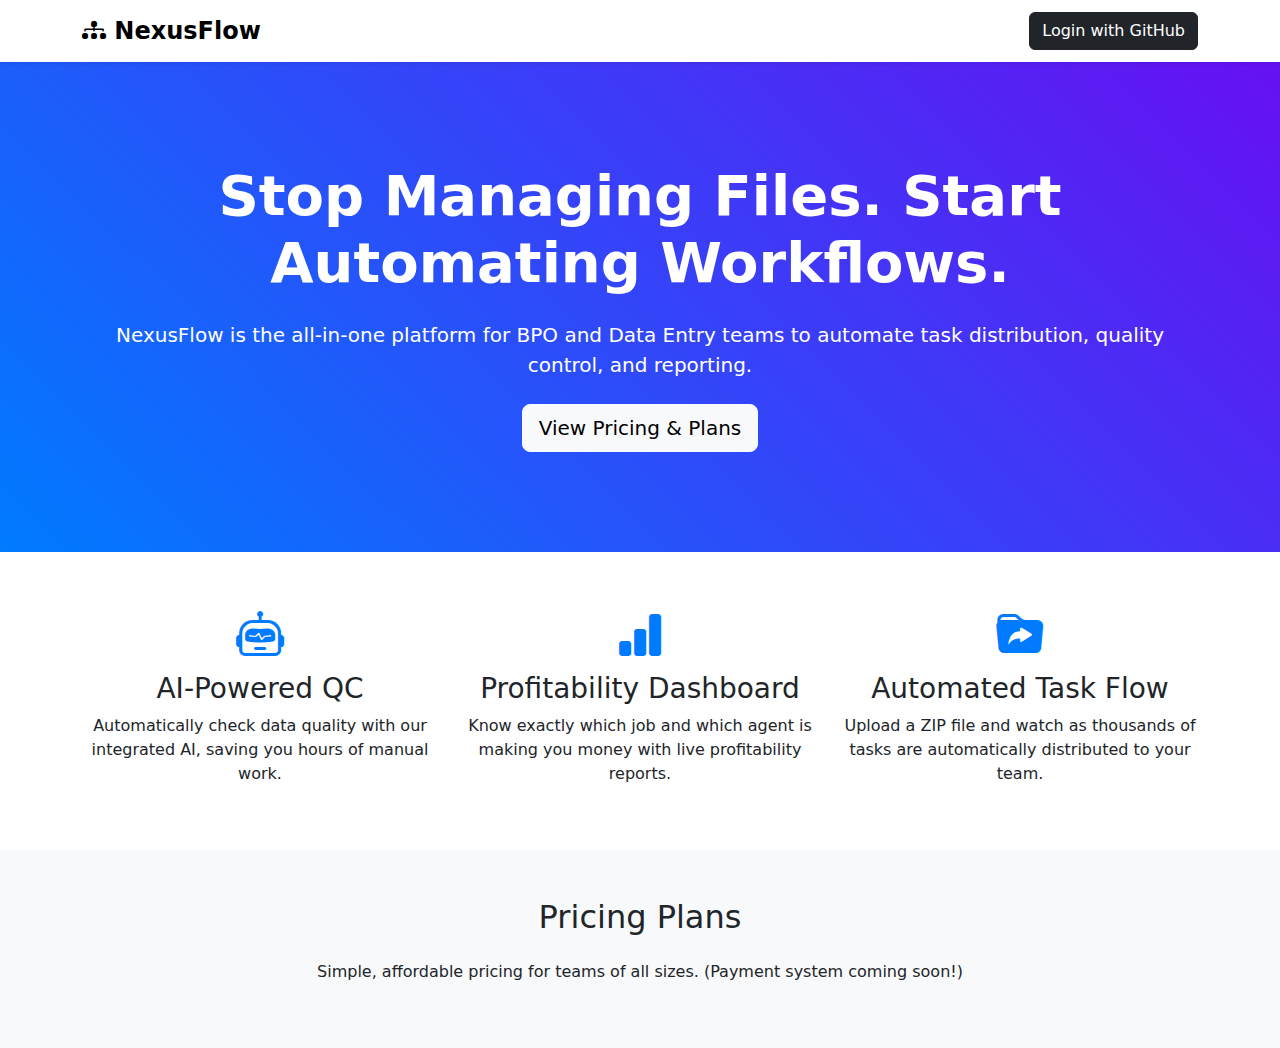
<file: index.html>
<!DOCTYPE html>
<html lang="en">
<head>
    <meta charset="UTF-8">
    <meta name="viewport" content="width=device-width, initial-scale=1.0">
    <title>NexusFlow - The Ultimate BPO Workflow Automation</title>
    <link href="https://cdn.jsdelivr.net/npm/bootstrap@5.3.3/dist/css/bootstrap.min.css" rel="stylesheet">
    <link rel="stylesheet" href="https://cdn.jsdelivr.net/npm/bootstrap-icons@1.11.3/font/bootstrap-icons.min.css">
    <style>
        .hero-section {
            background: linear-gradient(45deg, #007bff, #6610f2 );
            color: white;
            padding: 100px 0;
        }
        .feature-icon {
            font-size: 3rem;
            color: #007bff;
        }
    </style>
</head>
<body>
    <!-- Navbar -->
    <nav class="navbar navbar-expand-lg navbar-light bg-white shadow-sm">
        <div class="container">
            <a class="navbar-brand fw-bold fs-4" href="#">
                <i class="bi bi-diagram-3-fill"></i> NexusFlow
            </a>
            <a href="#" id="loginButton" class="btn btn-dark">Login with GitHub</a>
        </div>
    </nav>

    <!-- Hero Section -->
    <header class="hero-section text-center">
        <div class="container">
            <h1 class="display-4 fw-bold">Stop Managing Files. Start Automating Workflows.</h1>
            <p class="lead my-4">NexusFlow is the all-in-one platform for BPO and Data Entry teams to automate task distribution, quality control, and reporting.</p>
            <a href="#pricing" class="btn btn-light btn-lg">View Pricing & Plans</a>
        </div>
    </header>

    <!-- Features Section -->
    <section class="py-5">
        <div class="container">
            <div class="row text-center">
                <div class="col-md-4">
                    <i class="bi bi-robot feature-icon mb-3"></i>
                    <h3>AI-Powered QC</h3>
                    <p>Automatically check data quality with our integrated AI, saving you hours of manual work.</p>
                </div>
                <div class="col-md-4">
                    <i class="bi bi-bar-chart-fill feature-icon mb-3"></i>
                    <h3>Profitability Dashboard</h3>
                    <p>Know exactly which job and which agent is making you money with live profitability reports.</p>
                </div>
                <div class="col-md-4">
                    <i class="bi bi-folder-symlink-fill feature-icon mb-3"></i>
                    <h3>Automated Task Flow</h3>
                    <p>Upload a ZIP file and watch as thousands of tasks are automatically distributed to your team.</p>
                </div>
            </div>
        </div>
    </section>

    <!-- Pricing Section (Abhi ke liye placeholder) -->
    <section id="pricing" class="bg-light py-5">
        <div class="container">
            <h2 class="text-center mb-4">Pricing Plans</h2>
            <p class="text-center">Simple, affordable pricing for teams of all sizes. (Payment system coming soon!)</p>
            <!-- Yahan hum baad mein pricing cards add karenge -->
        </div>
    </section>

    <script src="login.js"></script>
</body>
</html>
</file>
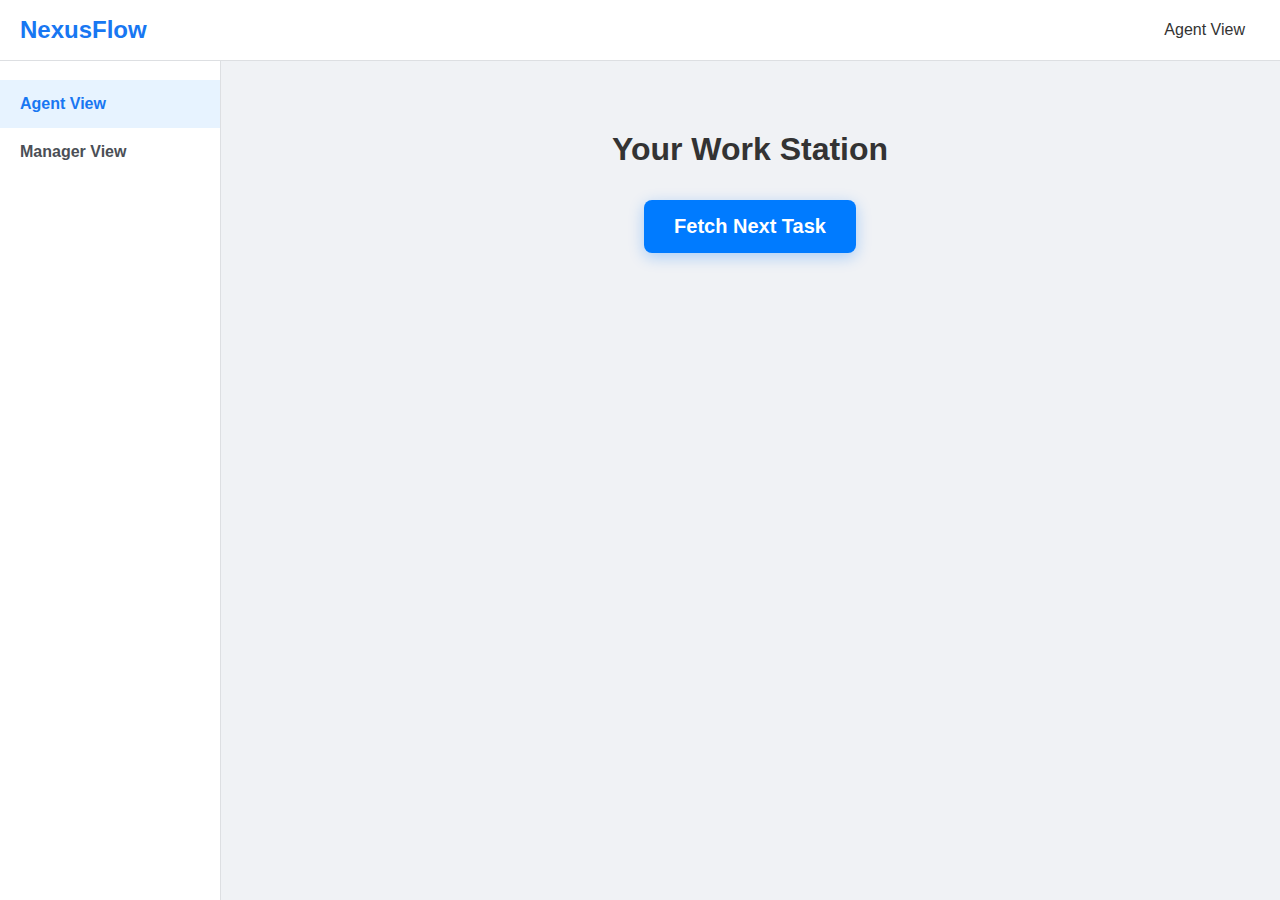
<file: dashboard.html>
<!DOCTYPE html>
<html lang="en">
<head>
    <meta charset="UTF-8">
    <title>Agent Dashboard - NexusFlow</title>
    <link rel="stylesheet" href="dashboard.css">
    <style>
        /* Sirf is page ke liye khaas styles */
        .dashboard { text-align: center; padding: 20px; }
        .action-button {
            background-color: #007bff; color: white; border: none; padding: 15px 30px;
            font-size: 20px; font-weight: bold; border-radius: 8px; cursor: pointer;
            box-shadow: 0 4px 15px rgba(0, 123, 255, 0.3); transition: all 0.2s ease; margin: 10px;
        }
        .action-button:hover { transform: translateY(-2px); }
        .action-button:disabled { background-color: #cccccc; cursor: not-allowed; }
        .submit-button { background-color: #28a745; box-shadow: 0 4px 15px rgba(40, 167, 69, 0.3); }
        .submit-button:hover { background-color: #218838; }
        .task-display {
            margin-top: 30px; padding: 25px; background: white; border-radius: 12px;
            min-width: 500px; max-width: 700px; box-shadow: 0 4px 12px rgba(0,0,0,0.1);
            text-align: left; border: 1px solid #e0e0e0;
        }
        .task-display h3 { margin-top: 0; }
        #taskPath { font-family: monospace; background-color: #e9ecef; padding: 5px; border-radius: 4px; word-wrap: break-word; }
        .qc-actions { margin-top: 20px; border-top: 1px solid #eee; padding-top: 20px; }
        .approve-button { background-color: #28a745; }
        .reject-button { background-color: #dc3545; }
    </style>
</head>
<body>
    <div class="navbar">
        <div class="logo">NexusFlow</div>
        <div class="user-menu"><span>Agent View</span></div>
    </div>

    <div class="container">
        <div class="sidebar">
            <ul>
                <li class="active"><a href="dashboard.html">Agent View</a></li>
                <li><a href="reporting.html">Manager View</a></li>
            </ul>
        </div>

        <div class="main-content">
            <div class="dashboard">
                <h1>Your Work Station</h1>
                <button id="fetchTaskBtn" class="action-button">Fetch Next Task</button>
                <div id="taskDisplay" class="task-display" style="display:none;">
                    <h3>Current Task Details</h3>
                    <p><strong>Task Path:</strong> <span id="taskPath"></span></p>
                    <p><strong>Task Content:</strong></p>
                    <pre id="taskContent" style="background: #f8f9fa; padding: 15px; border-radius: 5px; white-space: pre-wrap;"></pre>
                    <button id="submitQcBtn" class="action-button submit-button">Submit for QC</button>
                    <div class="qc-actions">
                        <h4>QC Actions</h4>
                        <button id="approveQcBtn" class="action-button approve-button">Approve</button>
                        <button id="rejectQcBtn" class="action-button reject-button">Reject</button>
                    </div>
                </div>
            </div>
        </div>
    </div>
    
    <script src="dashboard.js"></script>
</body>
</html>
</file>
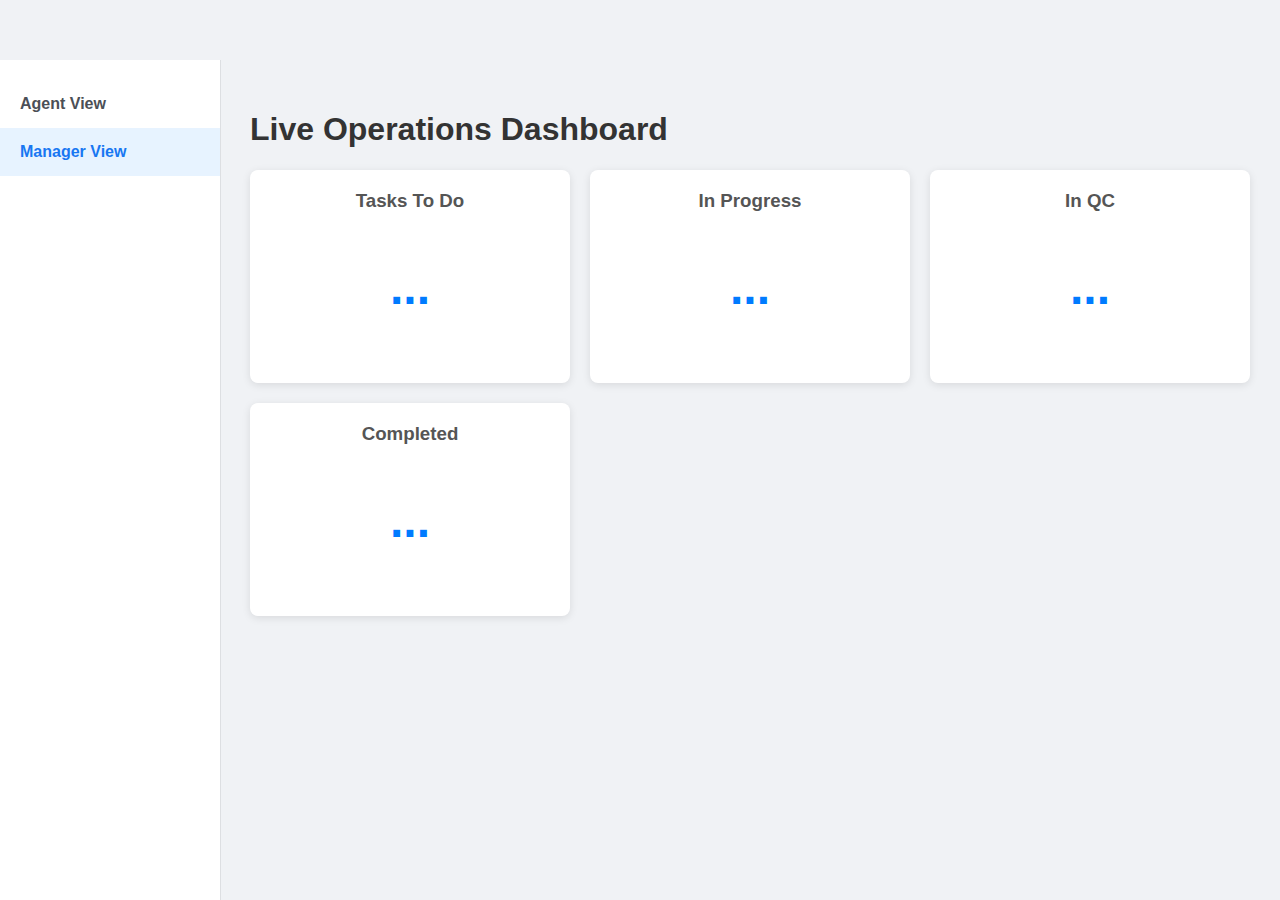
<file: reporting.html>
<!DOCTYPE html>
<html lang="en">
<head>
    <meta charset="UTF-8">
    <title>Reporting - NexusFlow</title>
    <link rel="stylesheet" href="dashboard.css"> <!-- Hum purana CSS hi istemal karenge -->
    <style>
        .report-grid { display: grid; grid-template-columns: repeat(auto-fit, minmax(250px, 1fr)); gap: 20px; }
        .stat-card { background: white; padding: 20px; border-radius: 8px; box-shadow: 0 2px 8px rgba(0,0,0,0.1); text-align: center; }
        .stat-card h3 { margin-top: 0; color: #555; }
        .stat-card .count { font-size: 48px; font-weight: bold; color: #007bff; }
    </style>
</head>
<body>
    <!-- (Yahan par aap dashboard.html se navbar aur sidebar ka code copy kar sakte hain, lekin "Reporting" ko active mark karein) -->
    <div class="container">
        <div class="sidebar">
             <ul>
                <li><a href="dashboard.html">Agent View</a></li>
                <li class="active"><a href="reporting.html">Manager View</a></li>
            </ul>
        </div>
        <div class="main-content">
            <h1>Live Operations Dashboard</h1>
            <div id="report-grid" class="report-grid">
                <div class="stat-card">
                    <h3>Tasks To Do</h3>
                    <p id="count-todo" class="count">...</p>
                </div>
                <div class="stat-card">
                    <h3>In Progress</h3>
                    <p id="count-inprogress" class="count">...</p>
                </div>
                <div class="stat-card">
                    <h3>In QC</h3>
                    <p id="count-in_qc" class="count">...</p>
                </div>
                <div class="stat-card">
                    <h3>Completed</h3>
                    <p id="count-completed" class="count">...</p>
                </div>
            </div>
        </div>
    </div>
    <script src="reporting.js"></script>
</body>
</html>
</file>
<file: dashboard.css>
/* dashboard.css */
body {
    font-family: -apple-system, BlinkMacSystemFont, "Segoe UI", Roboto, Helvetica, Arial, sans-serif;
    background-color: #f0f2f5;
    margin: 0;
    color: #333;
}

.navbar {
    background-color: #ffffff;
    padding: 0 20px;
    display: flex;
    justify-content: space-between;
    align-items: center;
    border-bottom: 1px solid #dddfe2;
    height: 60px;
    position: fixed;
    top: 0;
    width: calc(100% - 40px);
    z-index: 100;
}

.logo { font-size: 24px; font-weight: bold; color: #1877f2; }
.user-menu span { margin-right: 15px; }

.container {
    display: flex;
    padding-top: 60px; /* Navbar ki height ke liye space */
}

.sidebar {
    width: 220px;
    background-color: #ffffff;
    height: calc(100vh - 60px);
    position: fixed;
    left: 0;
    padding-top: 20px;
    border-right: 1px solid #dddfe2;
}

.sidebar ul { list-style-type: none; padding: 0; margin: 0; }
.sidebar ul li a { display: block; padding: 15px 20px; text-decoration: none; color: #4b4f56; font-weight: 600; }
.sidebar ul li.active a, .sidebar ul li a:hover { background-color: #e7f3ff; color: #1877f2; }

.main-content {
    margin-left: 220px; /* Sidebar ki width ke liye space */
    flex-grow: 1;
    padding: 30px;
}
</file>
